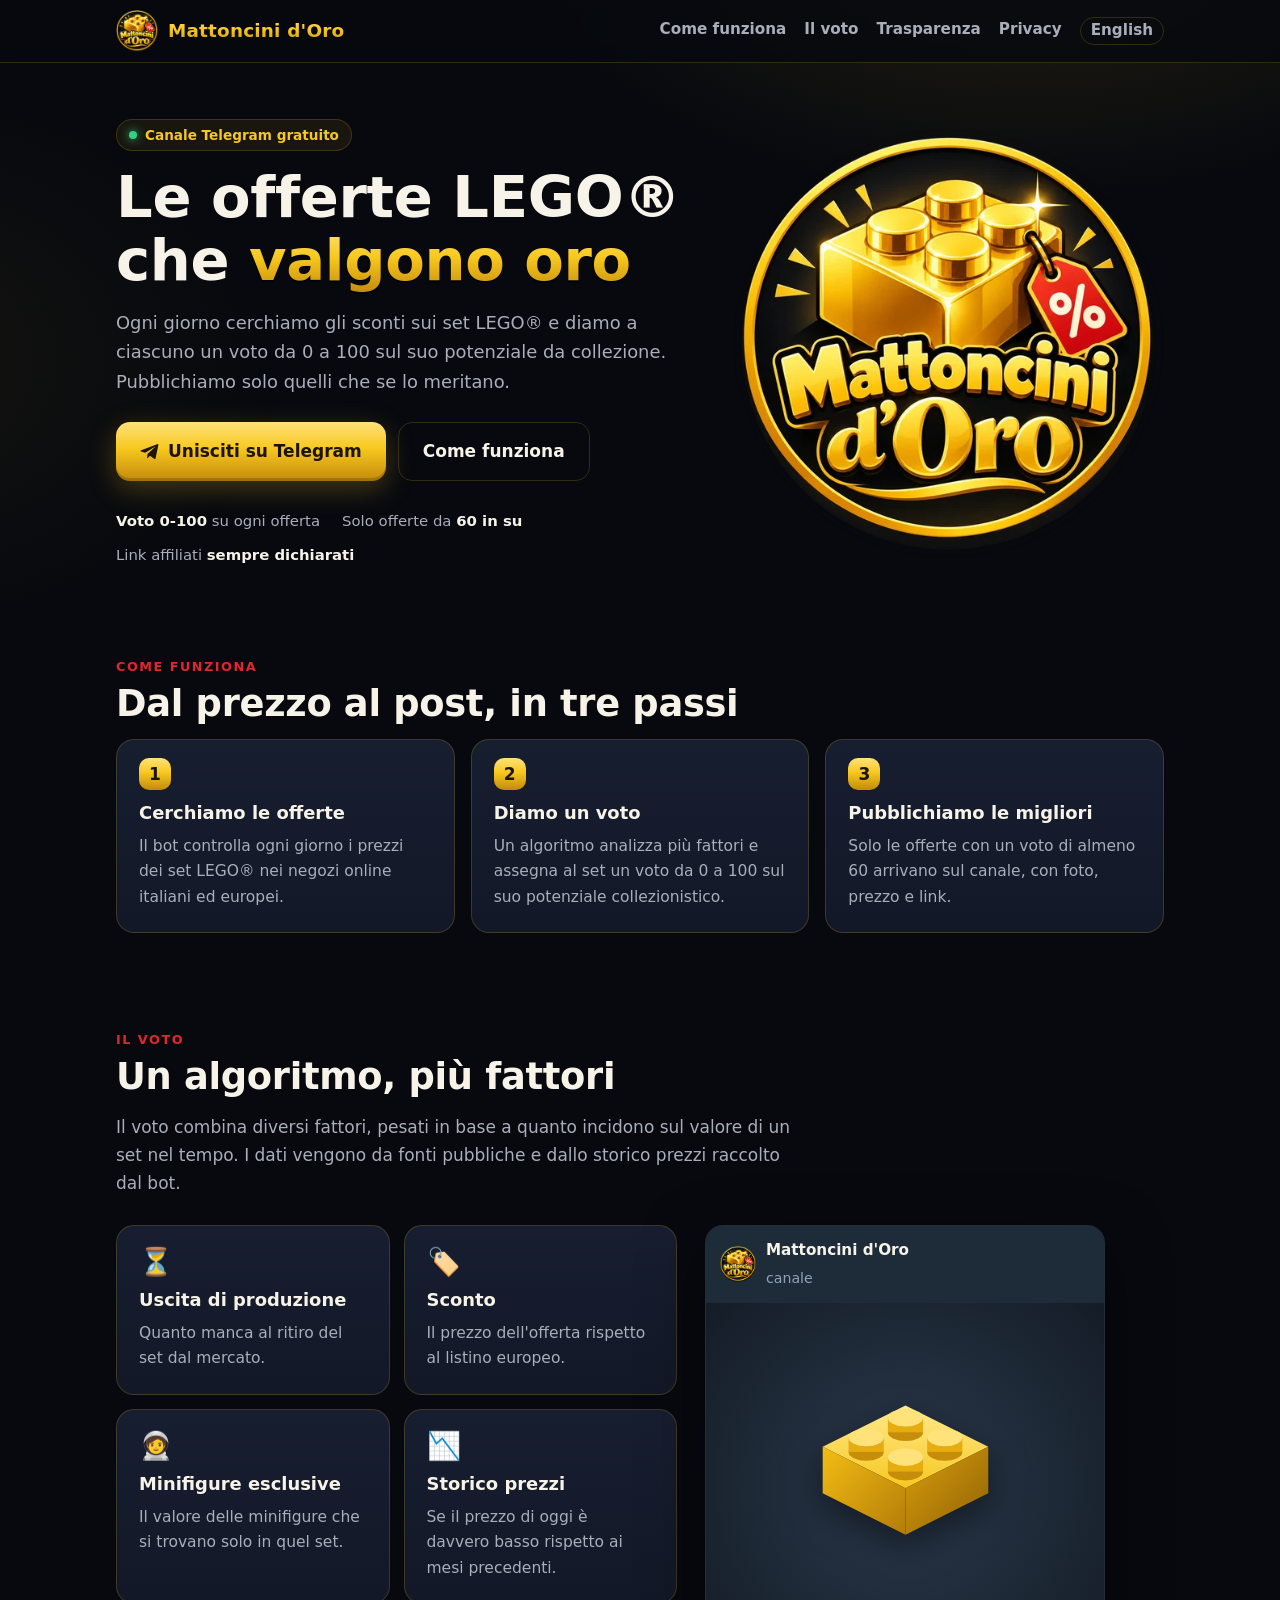
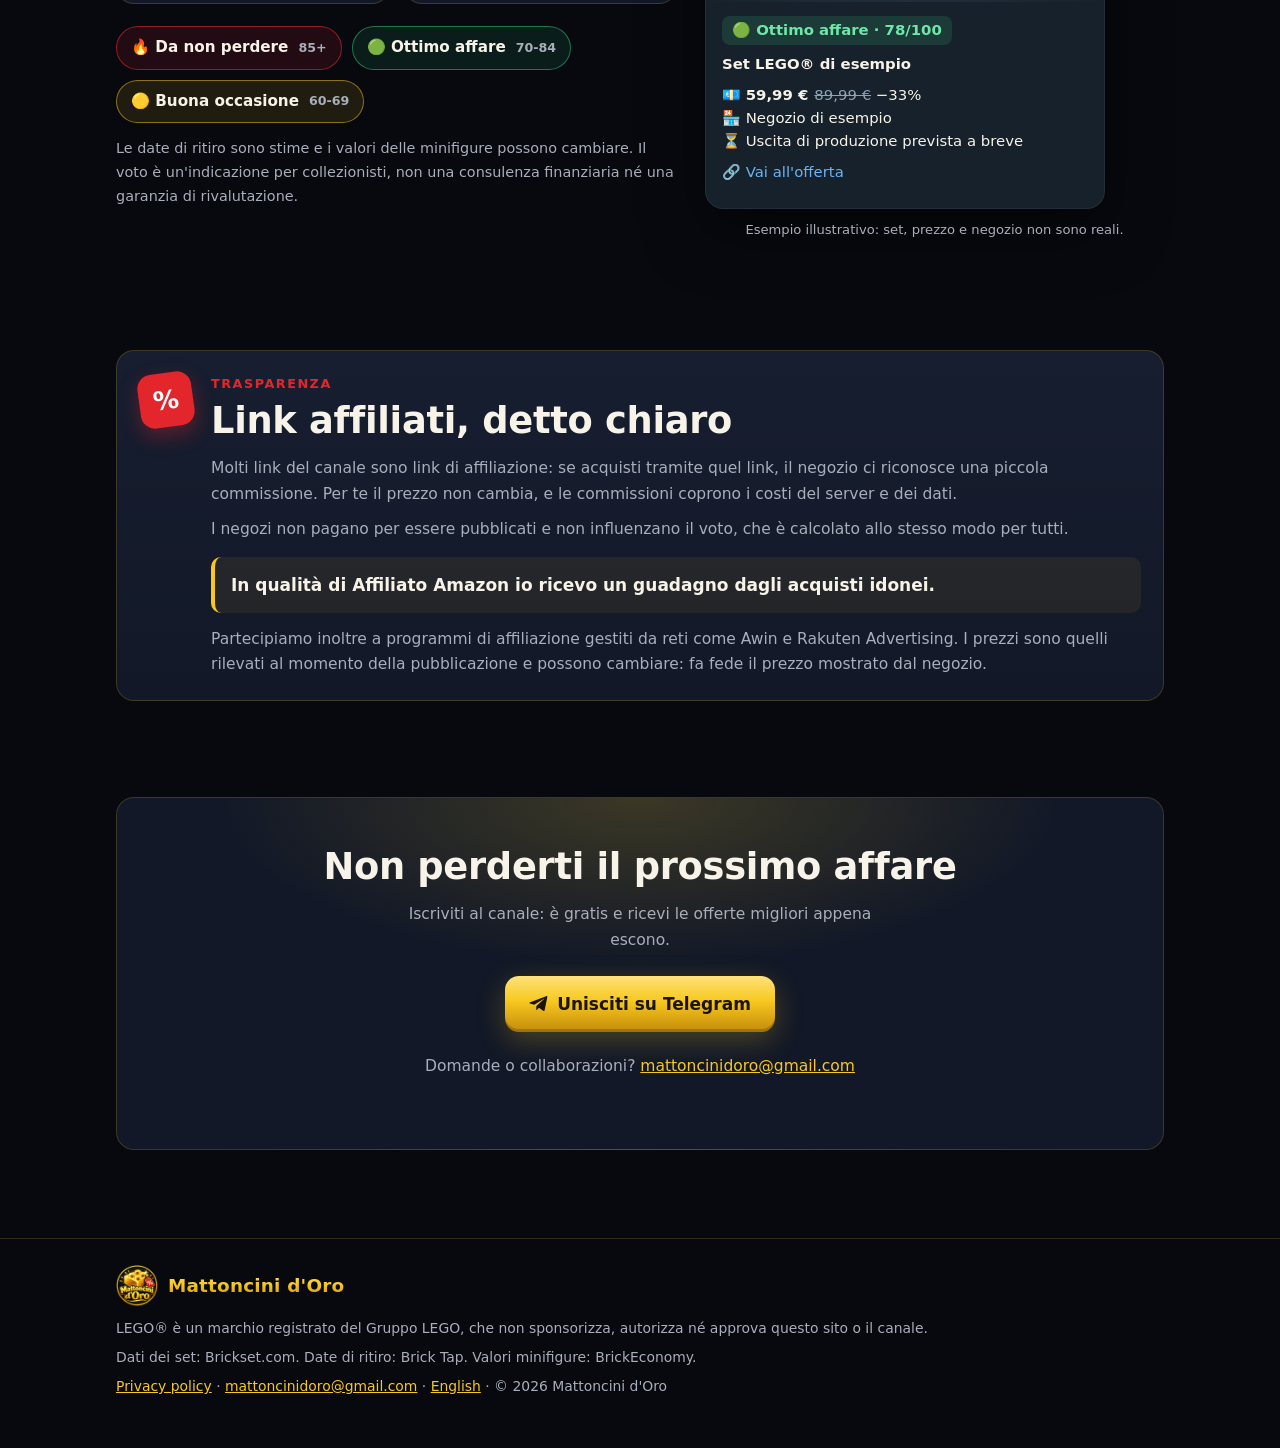
<file: index.html>
<!doctype html>
<html lang="it">
<head>
<meta charset="utf-8">
<meta name="viewport" content="width=device-width,initial-scale=1">
<title>Mattoncini d'Oro – Offerte LEGO® con il voto da collezionista</title>
<meta name="description" content="Canale Telegram gratuito con offerte LEGO® selezionate e un voto da 0 a 100 sul potenziale collezionistico di ogni set.">
<meta name="theme-color" content="#07090f">
<meta property="og:title" content="Mattoncini d'Oro – Offerte LEGO® con il voto da collezionista">
<meta property="og:description" content="Canale Telegram gratuito con offerte LEGO® selezionate e un voto da 0 a 100 sul potenziale collezionistico di ogni set.">
<meta property="og:image" content="logo-og.jpg">
<link rel="alternate" hreflang="it" href="index.html">
<link rel="alternate" hreflang="en" href="en/index.html">
<link rel="stylesheet" href="style.css">
<link rel="icon" type="image/png" href="favicon.png">
</head>
<body>
<header><div class="wrap">
  <a class="brand" href="index.html"><img src="logo-96.png" alt="" width="42" height="42"><span>Mattoncini d'Oro</span></a>
  <nav>
    <a href="#come">Come funziona</a>
    <a href="#voto">Il voto</a>
    <a href="#affiliazioni">Trasparenza</a>
    <a href="privacy.html">Privacy</a>
    <a class="lang" href="en/index.html" lang="en" hreflang="en">English</a>
  </nav>
</div></header>

<main class="wrap">
  <div class="hero">
    <div>
      <span class="pill">Canale Telegram gratuito</span>
      <h1>Le offerte LEGO® che <span class="gold">valgono oro</span></h1>
      <p>Ogni giorno cerchiamo gli sconti sui set LEGO® e diamo a ciascuno un voto da 0 a 100 sul suo potenziale da collezione. Pubblichiamo solo quelli che se lo meritano.</p>
      <div class="cta">
        <a class="btn" href="https://t.me/mattoncinidoro"><svg viewBox="0 0 24 24" fill="currentColor" aria-hidden="true"><path d="M21.9 4.3 18.7 19.4c-.2 1-.9 1.3-1.8.8l-4.9-3.6-2.4 2.3c-.3.3-.5.5-1 .5l.3-5 9.2-8.3c.4-.4-.1-.6-.6-.2L6.2 13 1.3 11.5c-1-.3-1-1 .2-1.5L20.6 2.6c.9-.3 1.6.2 1.3 1.7z"/></svg>Unisciti su Telegram</a>
        <a class="btn ghost" href="#come">Come funziona</a>
      </div>
      <div class="facts">
      <span><b>Voto 0-100</b> su ogni offerta</span>
      <span>Solo offerte da <b>60 in su</b></span>
      <span>Link affiliati <b>sempre dichiarati</b></span>
      </div>
    </div>
    <div class="logo-big"><img src="logo.webp" alt="Mattoncini d'Oro" width="520" height="520"></div>
  </div>

  <section id="come">
    <span class="kicker">Come funziona</span>
    <h2>Dal prezzo al post, in tre passi</h2>
    <div class="steps">
      <div class="card"><h3>Cerchiamo le offerte</h3><p>Il bot controlla ogni giorno i prezzi dei set LEGO® nei negozi online italiani ed europei.</p></div>
      <div class="card"><h3>Diamo un voto</h3><p>Un algoritmo analizza più fattori e assegna al set un voto da 0 a 100 sul suo potenziale collezionistico.</p></div>
      <div class="card"><h3>Pubblichiamo le migliori</h3><p>Solo le offerte con un voto di almeno 60 arrivano sul canale, con foto, prezzo e link.</p></div>
    </div>
  </section>

  <section id="voto">
    <span class="kicker">Il voto</span>
    <h2>Un algoritmo, più fattori</h2>
    <p class="lead">Il voto combina diversi fattori, pesati in base a quanto incidono sul valore di un set nel tempo. I dati vengono da fonti pubbliche e dallo storico prezzi raccolto dal bot.</p>
    <div class="score">
      <div>
        <div class="factors">
        <div class="card"><div class="ico">⏳</div><h3>Uscita di produzione</h3><p>Quanto manca al ritiro del set dal mercato.</p></div>
        <div class="card"><div class="ico">🏷️</div><h3>Sconto</h3><p>Il prezzo dell'offerta rispetto al listino europeo.</p></div>
        <div class="card"><div class="ico">🧑‍🚀</div><h3>Minifigure esclusive</h3><p>Il valore delle minifigure che si trovano solo in quel set.</p></div>
        <div class="card"><div class="ico">📉</div><h3>Storico prezzi</h3><p>Se il prezzo di oggi è davvero basso rispetto ai mesi precedenti.</p></div>
        </div>
        <div class="bands">
        <div class="band b85">🔥 Da non perdere <small>85+</small></div>
        <div class="band b70">🟢 Ottimo affare <small>70-84</small></div>
        <div class="band b60">🟡 Buona occasione <small>60-69</small></div>
        </div>
        <p class="note">Le date di ritiro sono stime e i valori delle minifigure possono cambiare. Il voto è un'indicazione per collezionisti, non una consulenza finanziaria né una garanzia di rivalutazione.</p>
      </div>
      <div>
        <div class="post" aria-label="Esempio illustrativo: set, prezzo e negozio non sono reali.">
          <div class="post-head"><img src="logo-96.png" alt=""><div><b>Mattoncini d'Oro</b><small>canale</small></div></div>
          <div class="post-img"><svg viewBox="0 0 200 170" aria-hidden="true">
<defs><linearGradient id="gt" x1="0" y1="0" x2="0" y2="1"><stop offset="0" stop-color="#ffe98f"/><stop offset="1" stop-color="#f7c81e"/></linearGradient>
<linearGradient id="gl" x1="0" y1="0" x2="1" y2="1"><stop offset="0" stop-color="#f3bd14"/><stop offset="1" stop-color="#b37c08"/></linearGradient>
<linearGradient id="gr" x1="0" y1="0" x2="1" y2="1"><stop offset="0" stop-color="#d99e0c"/><stop offset="1" stop-color="#8f6205"/></linearGradient></defs>
<path d="M100 40 180 80 100 120 20 80z" fill="url(#gt)"/><path d="M20 80 100 120v45L20 125z" fill="url(#gl)"/><path d="M180 80 100 120v45l80-40z" fill="url(#gr)"/>
<g><ellipse cx="100" cy="66" rx="17" ry="8.5" fill="#c68d0a"/><rect x="83" y="52" width="34" height="14" fill="#e6ac10"/><ellipse cx="100" cy="52" rx="17" ry="8.5" fill="#ffe27a"/></g>
<g><ellipse cx="62" cy="85" rx="17" ry="8.5" fill="#c68d0a"/><rect x="45" y="71" width="34" height="14" fill="#e6ac10"/><ellipse cx="62" cy="71" rx="17" ry="8.5" fill="#ffe27a"/></g>
<g><ellipse cx="138" cy="85" rx="17" ry="8.5" fill="#c68d0a"/><rect x="121" y="71" width="34" height="14" fill="#e6ac10"/><ellipse cx="138" cy="71" rx="17" ry="8.5" fill="#ffe27a"/></g>
<g><ellipse cx="100" cy="104" rx="17" ry="8.5" fill="#c68d0a"/><rect x="83" y="90" width="34" height="14" fill="#e6ac10"/><ellipse cx="100" cy="90" rx="17" ry="8.5" fill="#ffe27a"/></g>
</svg></div>
          <div class="post-body">
            <p><span class="post-score">🟢 Ottimo affare · 78/100</span></p>
            <p><b>Set LEGO® di esempio</b></p>
            <p>💶 <b>59,99 €</b><span class="old">89,99 €</span> −33%<br>🏪 Negozio di esempio<br>⏳ Uscita di produzione prevista a breve</p>
            <p class="post-link">🔗 Vai all'offerta</p>
          </div>
        </div>
        <p class="post-cap">Esempio illustrativo: set, prezzo e negozio non sono reali.</p>
      </div>
    </div>
  </section>

  <section id="affiliazioni">
    <div class="card disclosure">
      <div class="tag">%</div>
      <div>
        <span class="kicker">Trasparenza</span>
        <h2>Link affiliati, detto chiaro</h2>
        <p>Molti link del canale sono link di affiliazione: se acquisti tramite quel link, il negozio ci riconosce una piccola commissione. Per te il prezzo non cambia, e le commissioni coprono i costi del server e dei dati.</p>
        <p style="margin-top:10px">I negozi non pagano per essere pubblicati e non influenzano il voto, che è calcolato allo stesso modo per tutti.</p>
        <div class="amazon">In qualità di Affiliato Amazon io ricevo un guadagno dagli acquisti idonei.</div>
        <p>Partecipiamo inoltre a programmi di affiliazione gestiti da reti come Awin e Rakuten Advertising. I prezzi sono quelli rilevati al momento della pubblicazione e possono cambiare: fa fede il prezzo mostrato dal negozio.</p>
      </div>
    </div>
  </section>

  <section>
    <div class="card final">
      <h2>Non perderti il prossimo affare</h2>
      <p class="note">Iscriviti al canale: è gratis e ricevi le offerte migliori appena escono.</p>
      <a class="btn" href="https://t.me/mattoncinidoro"><svg viewBox="0 0 24 24" fill="currentColor" aria-hidden="true"><path d="M21.9 4.3 18.7 19.4c-.2 1-.9 1.3-1.8.8l-4.9-3.6-2.4 2.3c-.3.3-.5.5-1 .5l.3-5 9.2-8.3c.4-.4-.1-.6-.6-.2L6.2 13 1.3 11.5c-1-.3-1-1 .2-1.5L20.6 2.6c.9-.3 1.6.2 1.3 1.7z"/></svg>Unisciti su Telegram</a>
      <p class="note" style="margin-top:22px">Domande o collaborazioni? <a href="mailto:mattoncinidoro@gmail.com">mattoncinidoro@gmail.com</a></p>
    </div>
  </section>
</main>

<footer><div class="wrap">
  <a class="brand" href="index.html"><img src="logo-96.png" alt="" width="42" height="42"><span>Mattoncini d'Oro</span></a>
  <p>LEGO® è un marchio registrato del Gruppo LEGO, che non sponsorizza, autorizza né approva questo sito o il canale.</p>
  <p>Dati dei set: Brickset.com. Date di ritiro: Brick Tap. Valori minifigure: BrickEconomy.</p>
  <p><a href="privacy.html">Privacy policy</a> · <a href="mailto:mattoncinidoro@gmail.com">mattoncinidoro@gmail.com</a> · <a href="en/index.html" lang="en">English</a> · © 2026 Mattoncini d'Oro</p>
</div></footer>
</body>
</html>
</file>
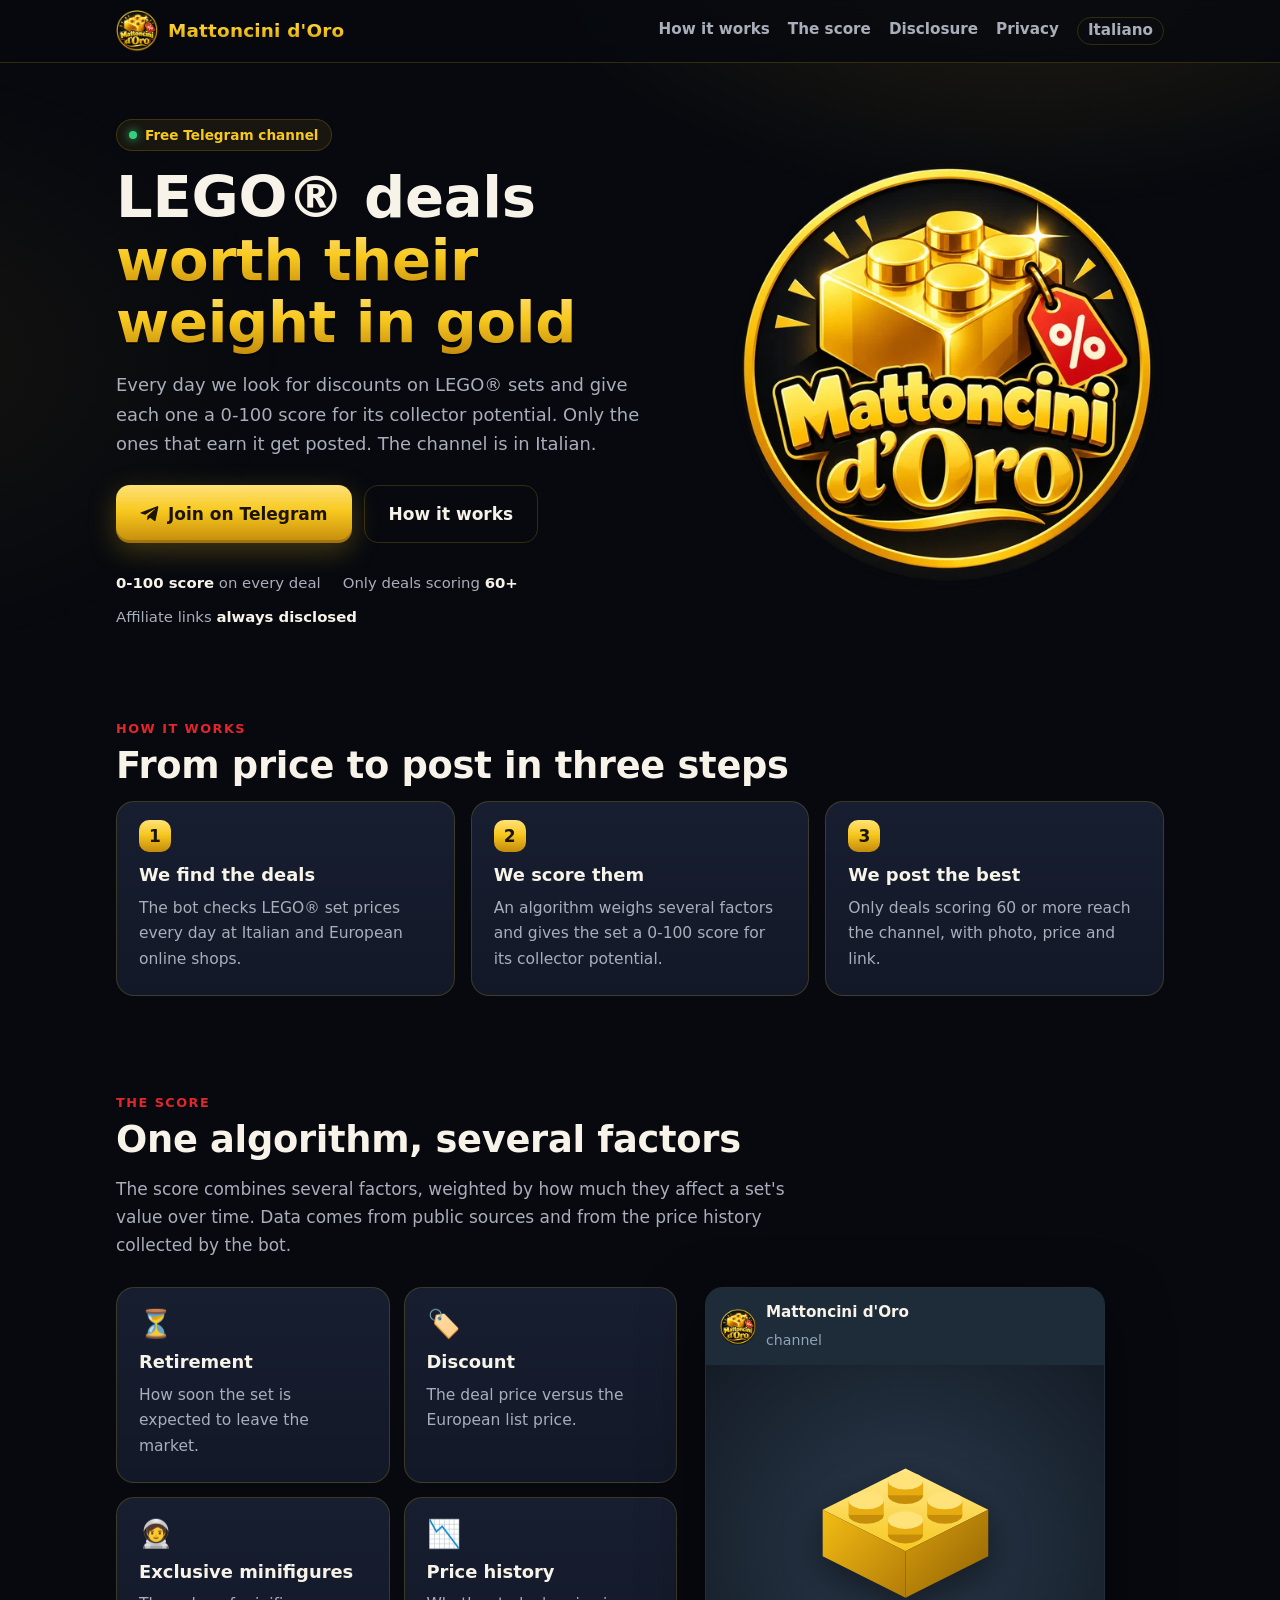
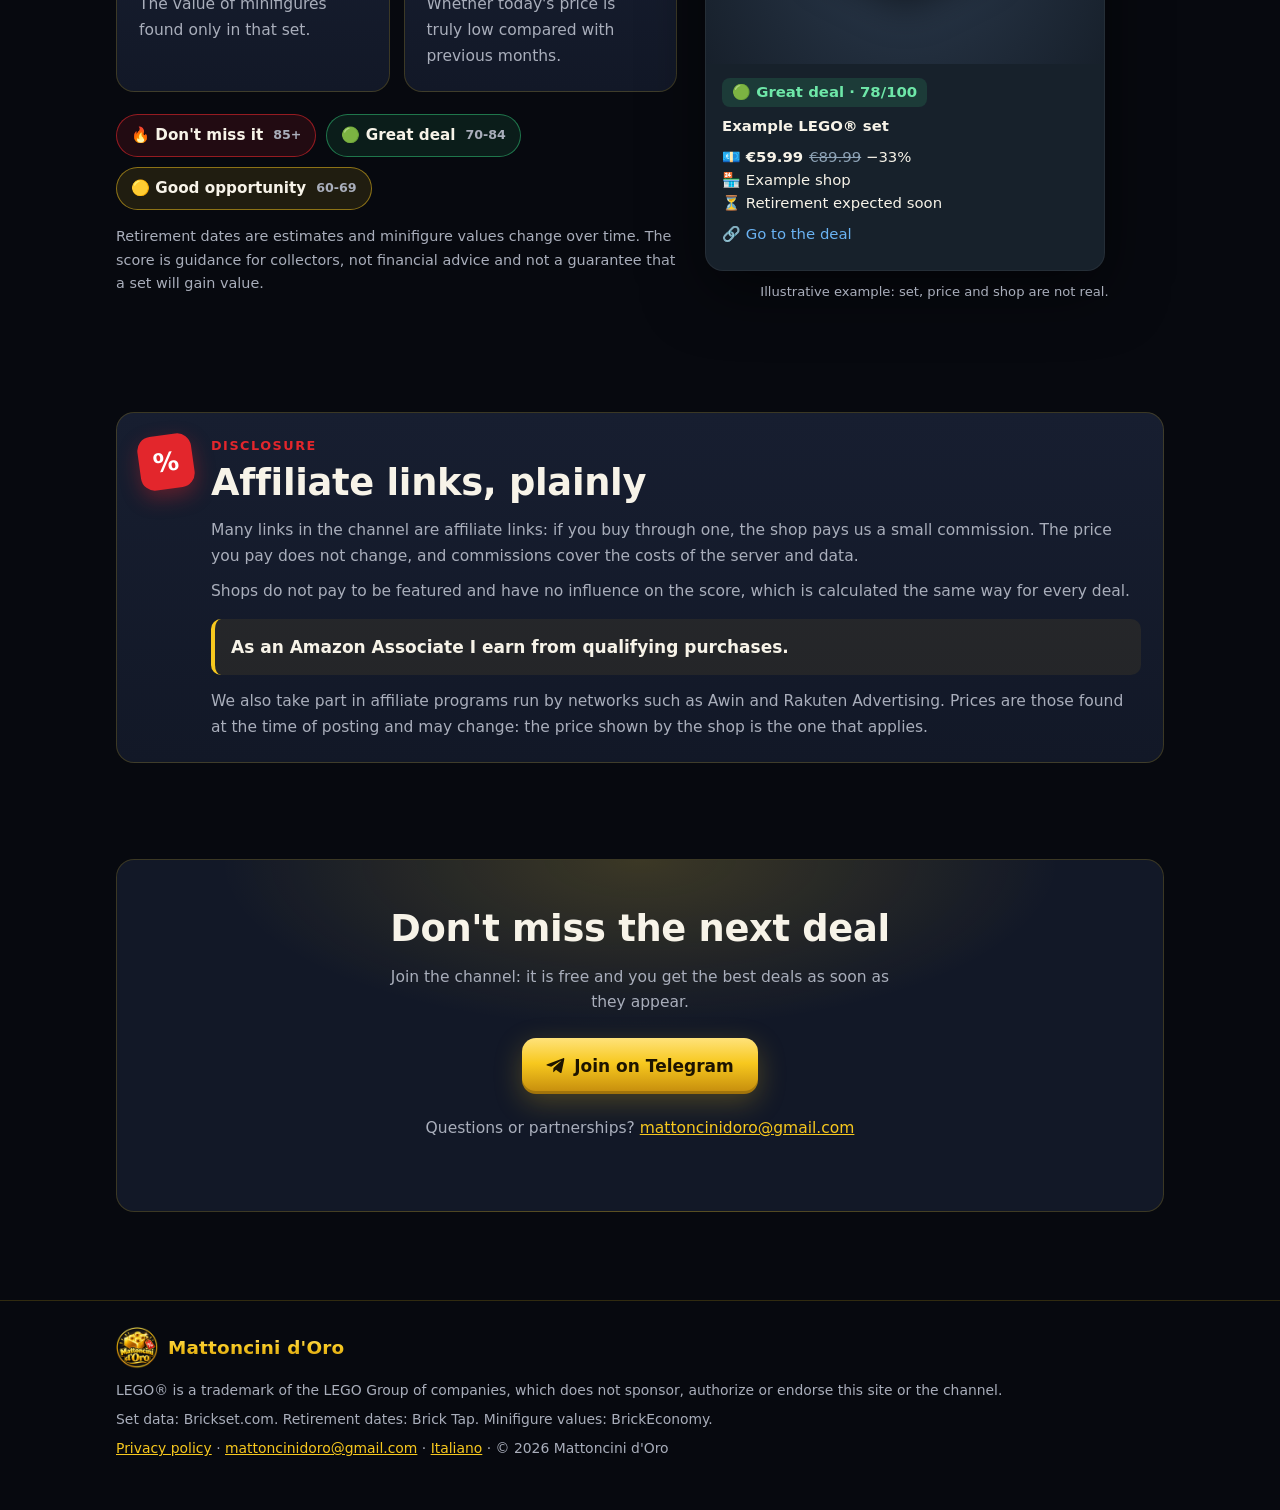
<file: en/index.html>
<!doctype html>
<html lang="en">
<head>
<meta charset="utf-8">
<meta name="viewport" content="width=device-width,initial-scale=1">
<title>Mattoncini d'Oro – LEGO® deals with a collector's score</title>
<meta name="description" content="Free Telegram channel with selected LEGO® deals and a 0-100 score for each set's collector potential.">
<meta name="theme-color" content="#07090f">
<meta property="og:title" content="Mattoncini d'Oro – LEGO® deals with a collector's score">
<meta property="og:description" content="Free Telegram channel with selected LEGO® deals and a 0-100 score for each set's collector potential.">
<meta property="og:image" content="../logo-og.jpg">
<link rel="alternate" hreflang="en" href="index.html">
<link rel="alternate" hreflang="it" href="../index.html">
<link rel="stylesheet" href="../style.css">
<link rel="icon" type="image/png" href="../favicon.png">
</head>
<body>
<header><div class="wrap">
  <a class="brand" href="index.html"><img src="../logo-96.png" alt="" width="42" height="42"><span>Mattoncini d'Oro</span></a>
  <nav>
    <a href="#how">How it works</a>
    <a href="#score">The score</a>
    <a href="#affiliates">Disclosure</a>
    <a href="privacy.html">Privacy</a>
    <a class="lang" href="../index.html" lang="it" hreflang="it">Italiano</a>
  </nav>
</div></header>

<main class="wrap">
  <div class="hero">
    <div>
      <span class="pill">Free Telegram channel</span>
      <h1>LEGO® deals <span class="gold">worth their weight in gold</span></h1>
      <p>Every day we look for discounts on LEGO® sets and give each one a 0-100 score for its collector potential. Only the ones that earn it get posted. The channel is in Italian.</p>
      <div class="cta">
        <a class="btn" href="https://t.me/mattoncinidoro"><svg viewBox="0 0 24 24" fill="currentColor" aria-hidden="true"><path d="M21.9 4.3 18.7 19.4c-.2 1-.9 1.3-1.8.8l-4.9-3.6-2.4 2.3c-.3.3-.5.5-1 .5l.3-5 9.2-8.3c.4-.4-.1-.6-.6-.2L6.2 13 1.3 11.5c-1-.3-1-1 .2-1.5L20.6 2.6c.9-.3 1.6.2 1.3 1.7z"/></svg>Join on Telegram</a>
        <a class="btn ghost" href="#how">How it works</a>
      </div>
      <div class="facts">
      <span><b>0-100 score</b> on every deal</span>
      <span>Only deals scoring <b>60+</b></span>
      <span>Affiliate links <b>always disclosed</b></span>
      </div>
    </div>
    <div class="logo-big"><img src="../logo.webp" alt="Mattoncini d'Oro" width="520" height="520"></div>
  </div>

  <section id="how">
    <span class="kicker">How it works</span>
    <h2>From price to post in three steps</h2>
    <div class="steps">
      <div class="card"><h3>We find the deals</h3><p>The bot checks LEGO® set prices every day at Italian and European online shops.</p></div>
      <div class="card"><h3>We score them</h3><p>An algorithm weighs several factors and gives the set a 0-100 score for its collector potential.</p></div>
      <div class="card"><h3>We post the best</h3><p>Only deals scoring 60 or more reach the channel, with photo, price and link.</p></div>
    </div>
  </section>

  <section id="score">
    <span class="kicker">The score</span>
    <h2>One algorithm, several factors</h2>
    <p class="lead">The score combines several factors, weighted by how much they affect a set's value over time. Data comes from public sources and from the price history collected by the bot.</p>
    <div class="score">
      <div>
        <div class="factors">
        <div class="card"><div class="ico">⏳</div><h3>Retirement</h3><p>How soon the set is expected to leave the market.</p></div>
        <div class="card"><div class="ico">🏷️</div><h3>Discount</h3><p>The deal price versus the European list price.</p></div>
        <div class="card"><div class="ico">🧑‍🚀</div><h3>Exclusive minifigures</h3><p>The value of minifigures found only in that set.</p></div>
        <div class="card"><div class="ico">📉</div><h3>Price history</h3><p>Whether today's price is truly low compared with previous months.</p></div>
        </div>
        <div class="bands">
        <div class="band b85">🔥 Don't miss it <small>85+</small></div>
        <div class="band b70">🟢 Great deal <small>70-84</small></div>
        <div class="band b60">🟡 Good opportunity <small>60-69</small></div>
        </div>
        <p class="note">Retirement dates are estimates and minifigure values change over time. The score is guidance for collectors, not financial advice and not a guarantee that a set will gain value.</p>
      </div>
      <div>
        <div class="post" aria-label="Illustrative example: set, price and shop are not real.">
          <div class="post-head"><img src="../logo-96.png" alt=""><div><b>Mattoncini d'Oro</b><small>channel</small></div></div>
          <div class="post-img"><svg viewBox="0 0 200 170" aria-hidden="true">
<defs><linearGradient id="gt" x1="0" y1="0" x2="0" y2="1"><stop offset="0" stop-color="#ffe98f"/><stop offset="1" stop-color="#f7c81e"/></linearGradient>
<linearGradient id="gl" x1="0" y1="0" x2="1" y2="1"><stop offset="0" stop-color="#f3bd14"/><stop offset="1" stop-color="#b37c08"/></linearGradient>
<linearGradient id="gr" x1="0" y1="0" x2="1" y2="1"><stop offset="0" stop-color="#d99e0c"/><stop offset="1" stop-color="#8f6205"/></linearGradient></defs>
<path d="M100 40 180 80 100 120 20 80z" fill="url(#gt)"/><path d="M20 80 100 120v45L20 125z" fill="url(#gl)"/><path d="M180 80 100 120v45l80-40z" fill="url(#gr)"/>
<g><ellipse cx="100" cy="66" rx="17" ry="8.5" fill="#c68d0a"/><rect x="83" y="52" width="34" height="14" fill="#e6ac10"/><ellipse cx="100" cy="52" rx="17" ry="8.5" fill="#ffe27a"/></g>
<g><ellipse cx="62" cy="85" rx="17" ry="8.5" fill="#c68d0a"/><rect x="45" y="71" width="34" height="14" fill="#e6ac10"/><ellipse cx="62" cy="71" rx="17" ry="8.5" fill="#ffe27a"/></g>
<g><ellipse cx="138" cy="85" rx="17" ry="8.5" fill="#c68d0a"/><rect x="121" y="71" width="34" height="14" fill="#e6ac10"/><ellipse cx="138" cy="71" rx="17" ry="8.5" fill="#ffe27a"/></g>
<g><ellipse cx="100" cy="104" rx="17" ry="8.5" fill="#c68d0a"/><rect x="83" y="90" width="34" height="14" fill="#e6ac10"/><ellipse cx="100" cy="90" rx="17" ry="8.5" fill="#ffe27a"/></g>
</svg></div>
          <div class="post-body">
            <p><span class="post-score">🟢 Great deal · 78/100</span></p>
            <p><b>Example LEGO® set</b></p>
            <p>💶 <b>€59.99</b><span class="old">€89.99</span> −33%<br>🏪 Example shop<br>⏳ Retirement expected soon</p>
            <p class="post-link">🔗 Go to the deal</p>
          </div>
        </div>
        <p class="post-cap">Illustrative example: set, price and shop are not real.</p>
      </div>
    </div>
  </section>

  <section id="affiliates">
    <div class="card disclosure">
      <div class="tag">%</div>
      <div>
        <span class="kicker">Disclosure</span>
        <h2>Affiliate links, plainly</h2>
        <p>Many links in the channel are affiliate links: if you buy through one, the shop pays us a small commission. The price you pay does not change, and commissions cover the costs of the server and data.</p>
        <p style="margin-top:10px">Shops do not pay to be featured and have no influence on the score, which is calculated the same way for every deal.</p>
        <div class="amazon">As an Amazon Associate I earn from qualifying purchases.</div>
        <p>We also take part in affiliate programs run by networks such as Awin and Rakuten Advertising. Prices are those found at the time of posting and may change: the price shown by the shop is the one that applies.</p>
      </div>
    </div>
  </section>

  <section>
    <div class="card final">
      <h2>Don't miss the next deal</h2>
      <p class="note">Join the channel: it is free and you get the best deals as soon as they appear.</p>
      <a class="btn" href="https://t.me/mattoncinidoro"><svg viewBox="0 0 24 24" fill="currentColor" aria-hidden="true"><path d="M21.9 4.3 18.7 19.4c-.2 1-.9 1.3-1.8.8l-4.9-3.6-2.4 2.3c-.3.3-.5.5-1 .5l.3-5 9.2-8.3c.4-.4-.1-.6-.6-.2L6.2 13 1.3 11.5c-1-.3-1-1 .2-1.5L20.6 2.6c.9-.3 1.6.2 1.3 1.7z"/></svg>Join on Telegram</a>
      <p class="note" style="margin-top:22px">Questions or partnerships? <a href="mailto:mattoncinidoro@gmail.com">mattoncinidoro@gmail.com</a></p>
    </div>
  </section>
</main>

<footer><div class="wrap">
  <a class="brand" href="index.html"><img src="../logo-96.png" alt="" width="42" height="42"><span>Mattoncini d'Oro</span></a>
  <p>LEGO® is a trademark of the LEGO Group of companies, which does not sponsor, authorize or endorse this site or the channel.</p>
  <p>Set data: Brickset.com. Retirement dates: Brick Tap. Minifigure values: BrickEconomy.</p>
  <p><a href="privacy.html">Privacy policy</a> · <a href="mailto:mattoncinidoro@gmail.com">mattoncinidoro@gmail.com</a> · <a href="../index.html" lang="it">Italiano</a> · © 2026 Mattoncini d'Oro</p>
</div></footer>
</body>
</html>
</file>
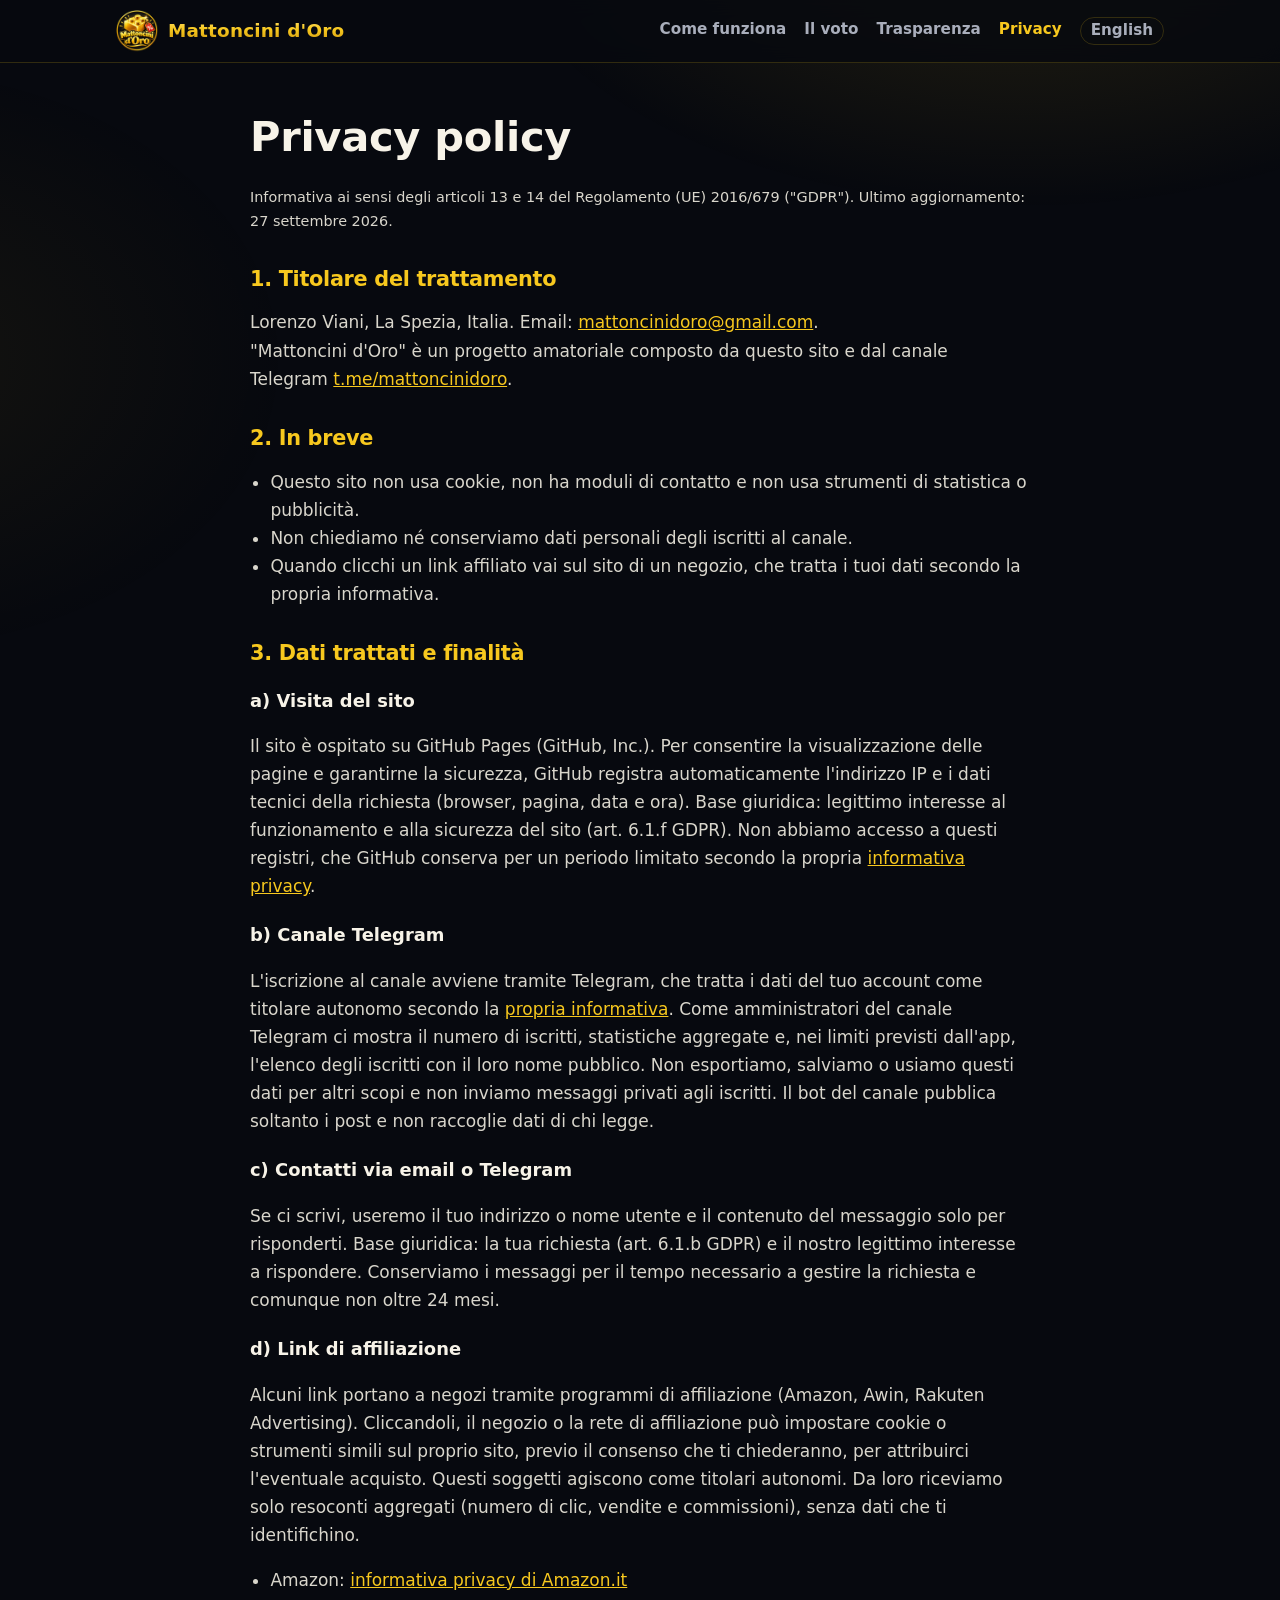
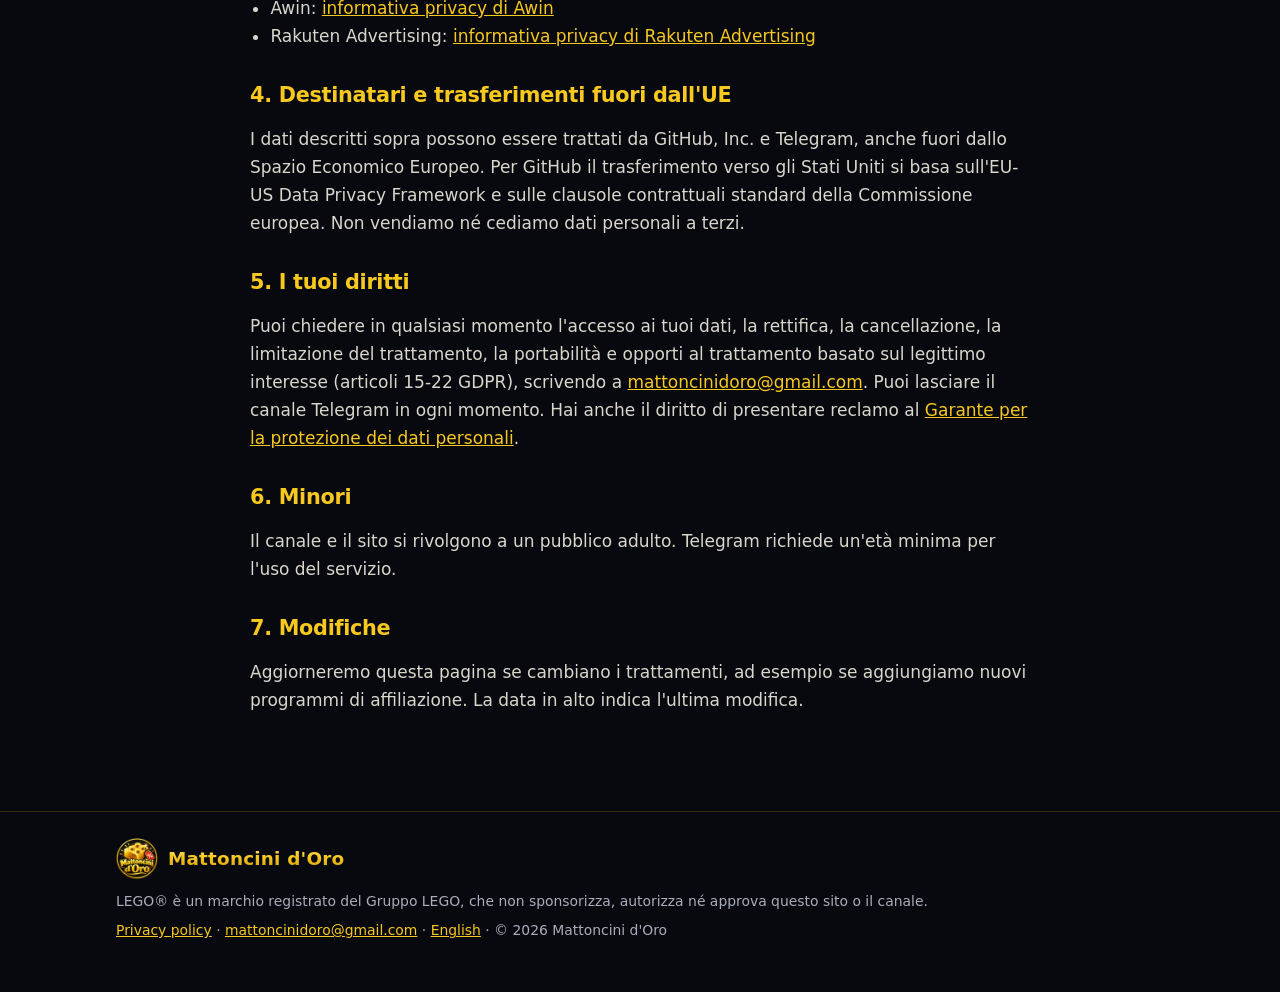
<file: privacy.html>
<!doctype html>
<html lang="it">
<head>
<meta charset="utf-8">
<meta name="viewport" content="width=device-width,initial-scale=1">
<title>Privacy policy – Mattoncini d'Oro</title>
<meta name="description" content="Informativa sul trattamento dei dati personali del sito e del canale Telegram Mattoncini d'Oro.">
<meta name="theme-color" content="#07090f">
<meta property="og:title" content="Privacy policy – Mattoncini d'Oro">
<meta property="og:description" content="Informativa sul trattamento dei dati personali del sito e del canale Telegram Mattoncini d'Oro.">
<meta property="og:image" content="logo-og.jpg">
<link rel="alternate" hreflang="it" href="privacy.html">
<link rel="alternate" hreflang="en" href="en/privacy.html">
<link rel="stylesheet" href="style.css">
<link rel="icon" type="image/png" href="favicon.png">
</head>
<body>
<header><div class="wrap">
  <a class="brand" href="index.html"><img src="logo-96.png" alt="" width="42" height="42"><span>Mattoncini d'Oro</span></a>
  <nav>
    <a href="index.html#come">Come funziona</a>
    <a href="index.html#voto">Il voto</a>
    <a href="index.html#affiliazioni">Trasparenza</a>
    <a href="privacy.html" aria-current="page">Privacy</a>
    <a class="lang" href="en/privacy.html" lang="en" hreflang="en">English</a>
  </nav>
</div></header>

<main class="wrap">
  <section class="legal">
    <h1>Privacy policy</h1>
    <p class="note">Informativa ai sensi degli articoli 13 e 14 del Regolamento (UE) 2016/679 ("GDPR"). Ultimo aggiornamento: 27 settembre 2026.</p>

    <h2>1. Titolare del trattamento</h2>
    <p>Lorenzo Viani, La Spezia, Italia. Email: <a href="mailto:mattoncinidoro@gmail.com">mattoncinidoro@gmail.com</a>.<br>
    "Mattoncini d'Oro" è un progetto amatoriale composto da questo sito e dal canale Telegram <a href="https://t.me/mattoncinidoro">t.me/mattoncinidoro</a>.</p>

    <h2>2. In breve</h2>
    <ul>
      <li>Questo sito non usa cookie, non ha moduli di contatto e non usa strumenti di statistica o pubblicità.</li>
      <li>Non chiediamo né conserviamo dati personali degli iscritti al canale.</li>
      <li>Quando clicchi un link affiliato vai sul sito di un negozio, che tratta i tuoi dati secondo la propria informativa.</li>
    </ul>

    <h2>3. Dati trattati e finalità</h2>
    <h3>a) Visita del sito</h3>
    <p>Il sito è ospitato su GitHub Pages (GitHub, Inc.). Per consentire la visualizzazione delle pagine e garantirne la sicurezza, GitHub registra automaticamente l'indirizzo IP e i dati tecnici della richiesta (browser, pagina, data e ora). Base giuridica: legittimo interesse al funzionamento e alla sicurezza del sito (art. 6.1.f GDPR). Non abbiamo accesso a questi registri, che GitHub conserva per un periodo limitato secondo la propria <a href="https://docs.github.com/it/site-policy/privacy-policies/github-general-privacy-statement">informativa privacy</a>.</p>

    <h3>b) Canale Telegram</h3>
    <p>L'iscrizione al canale avviene tramite Telegram, che tratta i dati del tuo account come titolare autonomo secondo la <a href="https://telegram.org/privacy">propria informativa</a>. Come amministratori del canale Telegram ci mostra il numero di iscritti, statistiche aggregate e, nei limiti previsti dall'app, l'elenco degli iscritti con il loro nome pubblico. Non esportiamo, salviamo o usiamo questi dati per altri scopi e non inviamo messaggi privati agli iscritti. Il bot del canale pubblica soltanto i post e non raccoglie dati di chi legge.</p>

    <h3>c) Contatti via email o Telegram</h3>
    <p>Se ci scrivi, useremo il tuo indirizzo o nome utente e il contenuto del messaggio solo per risponderti. Base giuridica: la tua richiesta (art. 6.1.b GDPR) e il nostro legittimo interesse a rispondere. Conserviamo i messaggi per il tempo necessario a gestire la richiesta e comunque non oltre 24 mesi.</p>

    <h3>d) Link di affiliazione</h3>
    <p>Alcuni link portano a negozi tramite programmi di affiliazione (Amazon, Awin, Rakuten Advertising). Cliccandoli, il negozio o la rete di affiliazione può impostare cookie o strumenti simili sul proprio sito, previo il consenso che ti chiederanno, per attribuirci l'eventuale acquisto. Questi soggetti agiscono come titolari autonomi. Da loro riceviamo solo resoconti aggregati (numero di clic, vendite e commissioni), senza dati che ti identifichino.</p>
    <ul>
      <li>Amazon: <a href="https://www.amazon.it/gp/help/customer/display.html?nodeId=201909010">informativa privacy di Amazon.it</a></li>
      <li>Awin: <a href="https://www.awin.com/it/privacy">informativa privacy di Awin</a></li>
      <li>Rakuten Advertising: <a href="https://rakutenadvertising.com/legal-notices/services-privacy-policy/">informativa privacy di Rakuten Advertising</a></li>
    </ul>

    <h2>4. Destinatari e trasferimenti fuori dall'UE</h2>
    <p>I dati descritti sopra possono essere trattati da GitHub, Inc. e Telegram, anche fuori dallo Spazio Economico Europeo. Per GitHub il trasferimento verso gli Stati Uniti si basa sull'EU-US Data Privacy Framework e sulle clausole contrattuali standard della Commissione europea. Non vendiamo né cediamo dati personali a terzi.</p>

    <h2>5. I tuoi diritti</h2>
    <p>Puoi chiedere in qualsiasi momento l'accesso ai tuoi dati, la rettifica, la cancellazione, la limitazione del trattamento, la portabilità e opporti al trattamento basato sul legittimo interesse (articoli 15-22 GDPR), scrivendo a <a href="mailto:mattoncinidoro@gmail.com">mattoncinidoro@gmail.com</a>. Puoi lasciare il canale Telegram in ogni momento. Hai anche il diritto di presentare reclamo al <a href="https://www.garanteprivacy.it">Garante per la protezione dei dati personali</a>.</p>

    <h2>6. Minori</h2>
    <p>Il canale e il sito si rivolgono a un pubblico adulto. Telegram richiede un'età minima per l'uso del servizio.</p>

    <h2>7. Modifiche</h2>
    <p>Aggiorneremo questa pagina se cambiano i trattamenti, ad esempio se aggiungiamo nuovi programmi di affiliazione. La data in alto indica l'ultima modifica.</p>
  </section>
</main>

<footer><div class="wrap">
  <a class="brand" href="index.html"><img src="logo-96.png" alt="" width="42" height="42"><span>Mattoncini d'Oro</span></a>
  <p>LEGO® è un marchio registrato del Gruppo LEGO, che non sponsorizza, autorizza né approva questo sito o il canale.</p>
  <p><a href="privacy.html">Privacy policy</a> · <a href="mailto:mattoncinidoro@gmail.com">mattoncinidoro@gmail.com</a> · <a href="en/privacy.html" lang="en">English</a> · © 2026 Mattoncini d'Oro</p>
</div></footer>
</body>
</html>
</file>
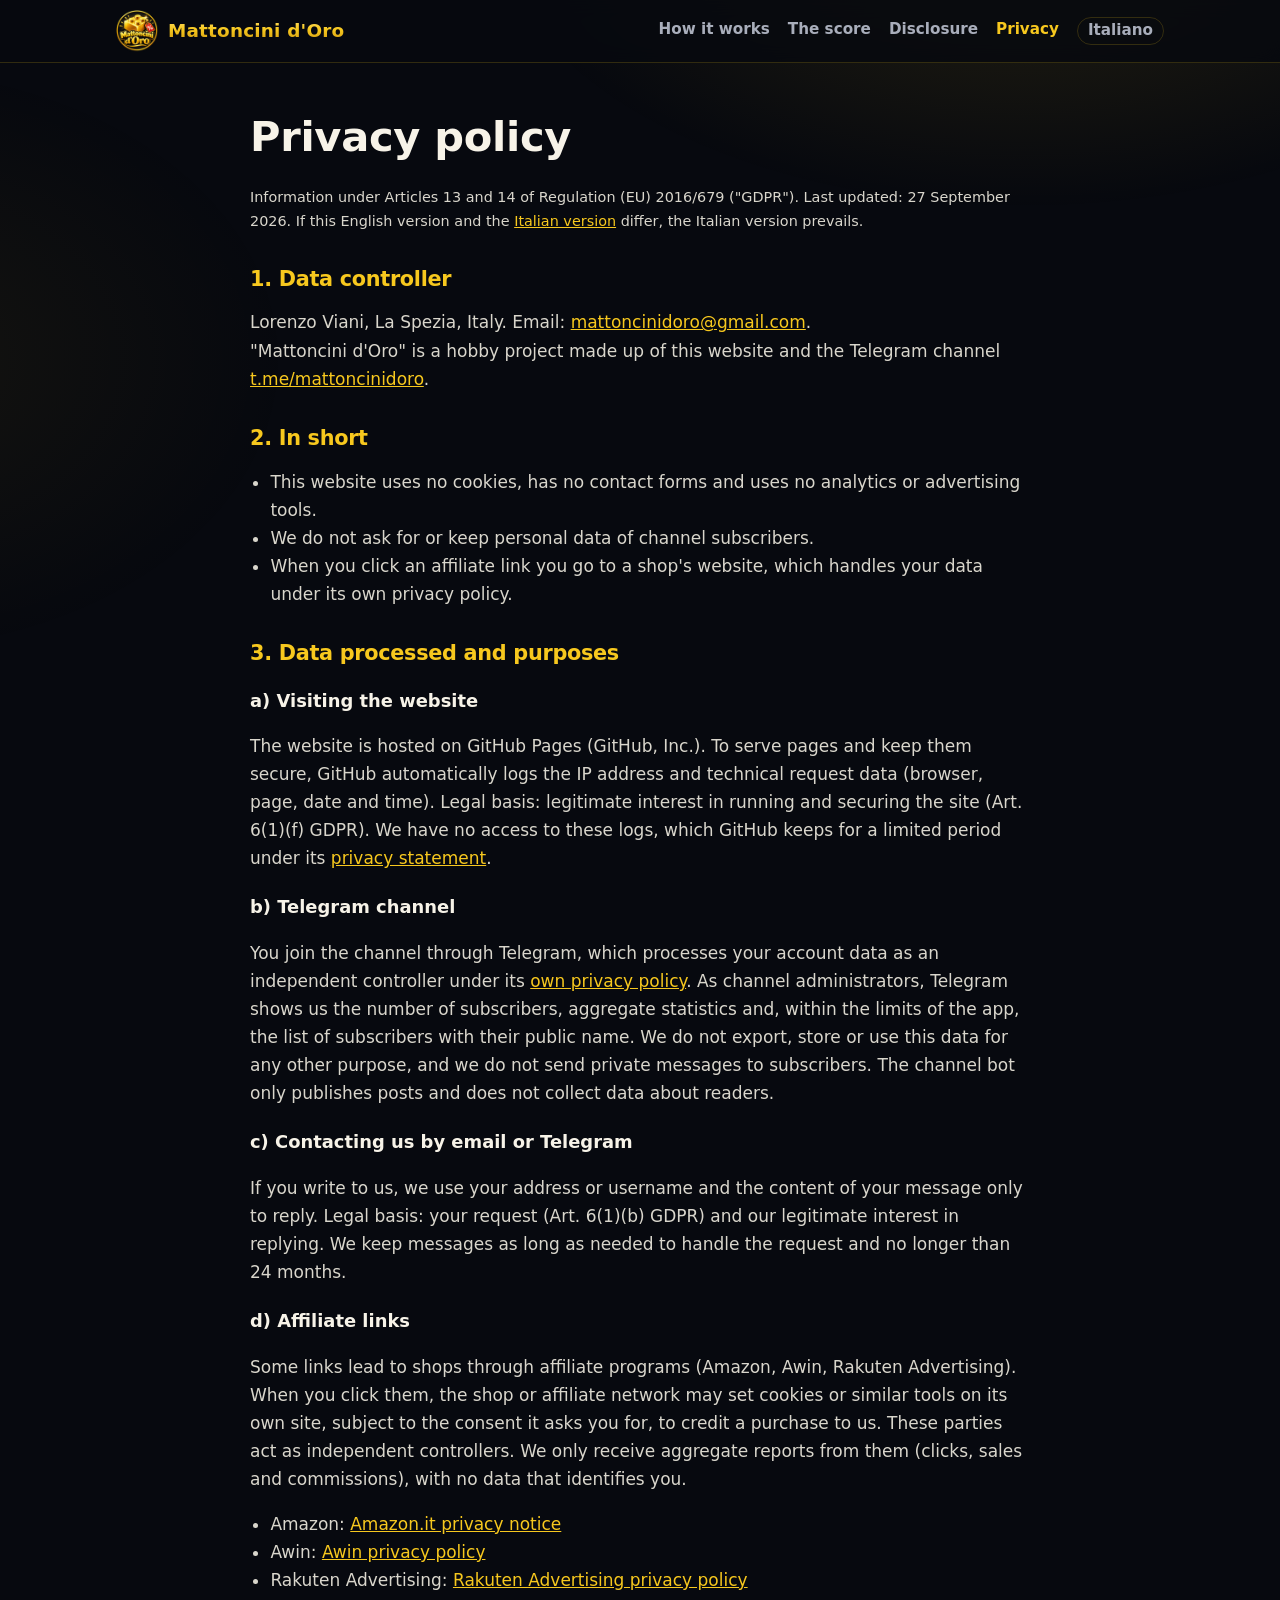
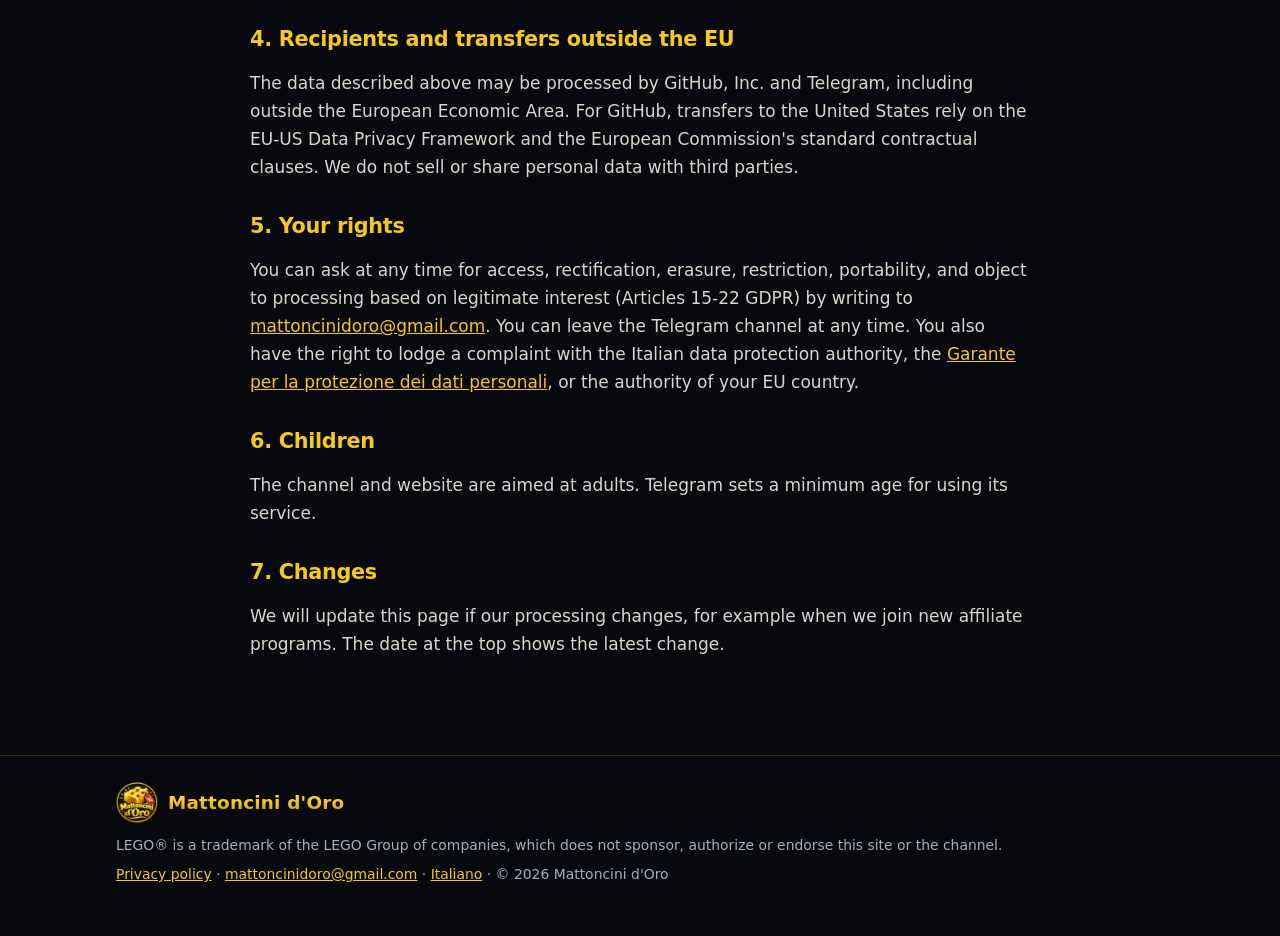
<file: en/privacy.html>
<!doctype html>
<html lang="en">
<head>
<meta charset="utf-8">
<meta name="viewport" content="width=device-width,initial-scale=1">
<title>Privacy policy – Mattoncini d'Oro</title>
<meta name="description" content="How the Mattoncini d'Oro website and Telegram channel handle personal data.">
<meta name="theme-color" content="#07090f">
<meta property="og:title" content="Privacy policy – Mattoncini d'Oro">
<meta property="og:description" content="How the Mattoncini d'Oro website and Telegram channel handle personal data.">
<meta property="og:image" content="../logo-og.jpg">
<link rel="alternate" hreflang="en" href="privacy.html">
<link rel="alternate" hreflang="it" href="../privacy.html">
<link rel="stylesheet" href="../style.css">
<link rel="icon" type="image/png" href="../favicon.png">
</head>
<body>
<header><div class="wrap">
  <a class="brand" href="index.html"><img src="../logo-96.png" alt="" width="42" height="42"><span>Mattoncini d'Oro</span></a>
  <nav>
    <a href="index.html#how">How it works</a>
    <a href="index.html#score">The score</a>
    <a href="index.html#affiliates">Disclosure</a>
    <a href="privacy.html" aria-current="page">Privacy</a>
    <a class="lang" href="../privacy.html" lang="it" hreflang="it">Italiano</a>
  </nav>
</div></header>

<main class="wrap">
  <section class="legal">
    <h1>Privacy policy</h1>
    <p class="note">Information under Articles 13 and 14 of Regulation (EU) 2016/679 ("GDPR"). Last updated: 27 September 2026. If this English version and the <a href="../privacy.html">Italian version</a> differ, the Italian version prevails.</p>

    <h2>1. Data controller</h2>
    <p>Lorenzo Viani, La Spezia, Italy. Email: <a href="mailto:mattoncinidoro@gmail.com">mattoncinidoro@gmail.com</a>.<br>
    "Mattoncini d'Oro" is a hobby project made up of this website and the Telegram channel <a href="https://t.me/mattoncinidoro">t.me/mattoncinidoro</a>.</p>

    <h2>2. In short</h2>
    <ul>
      <li>This website uses no cookies, has no contact forms and uses no analytics or advertising tools.</li>
      <li>We do not ask for or keep personal data of channel subscribers.</li>
      <li>When you click an affiliate link you go to a shop's website, which handles your data under its own privacy policy.</li>
    </ul>

    <h2>3. Data processed and purposes</h2>
    <h3>a) Visiting the website</h3>
    <p>The website is hosted on GitHub Pages (GitHub, Inc.). To serve pages and keep them secure, GitHub automatically logs the IP address and technical request data (browser, page, date and time). Legal basis: legitimate interest in running and securing the site (Art. 6(1)(f) GDPR). We have no access to these logs, which GitHub keeps for a limited period under its <a href="https://docs.github.com/en/site-policy/privacy-policies/github-general-privacy-statement">privacy statement</a>.</p>

    <h3>b) Telegram channel</h3>
    <p>You join the channel through Telegram, which processes your account data as an independent controller under its <a href="https://telegram.org/privacy">own privacy policy</a>. As channel administrators, Telegram shows us the number of subscribers, aggregate statistics and, within the limits of the app, the list of subscribers with their public name. We do not export, store or use this data for any other purpose, and we do not send private messages to subscribers. The channel bot only publishes posts and does not collect data about readers.</p>

    <h3>c) Contacting us by email or Telegram</h3>
    <p>If you write to us, we use your address or username and the content of your message only to reply. Legal basis: your request (Art. 6(1)(b) GDPR) and our legitimate interest in replying. We keep messages as long as needed to handle the request and no longer than 24 months.</p>

    <h3>d) Affiliate links</h3>
    <p>Some links lead to shops through affiliate programs (Amazon, Awin, Rakuten Advertising). When you click them, the shop or affiliate network may set cookies or similar tools on its own site, subject to the consent it asks you for, to credit a purchase to us. These parties act as independent controllers. We only receive aggregate reports from them (clicks, sales and commissions), with no data that identifies you.</p>
    <ul>
      <li>Amazon: <a href="https://www.amazon.it/gp/help/customer/display.html?nodeId=201909010">Amazon.it privacy notice</a></li>
      <li>Awin: <a href="https://www.awin.com/gb/privacy">Awin privacy policy</a></li>
      <li>Rakuten Advertising: <a href="https://rakutenadvertising.com/legal-notices/services-privacy-policy/">Rakuten Advertising privacy policy</a></li>
    </ul>

    <h2>4. Recipients and transfers outside the EU</h2>
    <p>The data described above may be processed by GitHub, Inc. and Telegram, including outside the European Economic Area. For GitHub, transfers to the United States rely on the EU-US Data Privacy Framework and the European Commission's standard contractual clauses. We do not sell or share personal data with third parties.</p>

    <h2>5. Your rights</h2>
    <p>You can ask at any time for access, rectification, erasure, restriction, portability, and object to processing based on legitimate interest (Articles 15-22 GDPR) by writing to <a href="mailto:mattoncinidoro@gmail.com">mattoncinidoro@gmail.com</a>. You can leave the Telegram channel at any time. You also have the right to lodge a complaint with the Italian data protection authority, the <a href="https://www.garanteprivacy.it/home_en">Garante per la protezione dei dati personali</a>, or the authority of your EU country.</p>

    <h2>6. Children</h2>
    <p>The channel and website are aimed at adults. Telegram sets a minimum age for using its service.</p>

    <h2>7. Changes</h2>
    <p>We will update this page if our processing changes, for example when we join new affiliate programs. The date at the top shows the latest change.</p>
  </section>
</main>

<footer><div class="wrap">
  <a class="brand" href="index.html"><img src="../logo-96.png" alt="" width="42" height="42"><span>Mattoncini d'Oro</span></a>
  <p>LEGO® is a trademark of the LEGO Group of companies, which does not sponsor, authorize or endorse this site or the channel.</p>
  <p><a href="privacy.html">Privacy policy</a> · <a href="mailto:mattoncinidoro@gmail.com">mattoncinidoro@gmail.com</a> · <a href="../privacy.html" lang="it">Italiano</a> · © 2026 Mattoncini d'Oro</p>
</div></footer>
</body>
</html>
</file>
<file: style.css>
:root{
  --bg:#07090f;--bg2:#0d111b;--card:#121827;--card2:#171e30;
  --ink:#f7f3e8;--muted:#a9aebb;--line:rgba(245,197,24,.18);
  --gold:#f7c81e;--gold-hi:#ffe27a;--gold-deep:#c38a0c;--red:#e3262c;
  --grad:linear-gradient(180deg,var(--gold-hi) 0%,var(--gold) 45%,var(--gold-deep) 100%);
  --display:ui-rounded,"SF Pro Rounded","Arial Rounded MT Bold","Nunito","Segoe UI Black","Arial Black",system-ui,sans-serif;
  --radius:18px;
}
*{box-sizing:border-box}
html{-webkit-text-size-adjust:100%;scroll-behavior:smooth}
body{margin:0;background:var(--bg);color:var(--ink);font:17px/1.65 system-ui,-apple-system,"Segoe UI",Roboto,sans-serif;overflow-x:hidden}
body::before{content:"";position:fixed;inset:0;z-index:-1;pointer-events:none;
  background:radial-gradient(900px 500px at 80% -10%,rgba(247,200,30,.13),transparent 60%),radial-gradient(700px 500px at -10% 40%,rgba(247,200,30,.06),transparent 60%)}
a{color:var(--gold)}
img{max-width:100%;display:block}
.wrap{max-width:1080px;margin:0 auto;padding:0 16px}

/* header */
header{position:sticky;top:0;z-index:10;background:rgba(7,9,15,.82);backdrop-filter:blur(10px);-webkit-backdrop-filter:blur(10px);border-bottom:1px solid var(--line)}
header .wrap{display:flex;align-items:center;justify-content:space-between;gap:10px 20px;padding-top:10px;padding-bottom:10px;flex-wrap:wrap}
.brand{display:flex;align-items:center;gap:10px;color:var(--ink);text-decoration:none;font-family:var(--display);font-weight:900;font-size:1.15rem;letter-spacing:.2px}
.brand img{width:42px;height:42px}
.brand span{background:var(--grad);-webkit-background-clip:text;background-clip:text;color:transparent}
nav{display:flex;gap:6px 18px;font-size:.95rem;flex-wrap:wrap}
nav a{color:var(--muted);text-decoration:none;font-weight:600}
nav a:hover,nav a[aria-current]{color:var(--gold)}
nav .lang{border:1px solid var(--line);border-radius:999px;padding:0 10px}

/* hero */
.hero{display:grid;grid-template-columns:1.15fr .85fr;gap:32px;align-items:center;padding:56px 0 40px}
.pill{display:inline-flex;align-items:center;gap:8px;font-size:.85rem;font-weight:700;color:var(--gold);border:1px solid var(--line);background:rgba(247,200,30,.07);padding:4px 12px;border-radius:999px;margin-bottom:16px}
.pill::before{content:"";width:8px;height:8px;border-radius:50%;background:#35d07f;box-shadow:0 0 10px #35d07f}
h1,h2,.display{font-family:var(--display);font-weight:900;letter-spacing:-.3px}
.hero h1{font-size:clamp(2.1rem,6vw,3.6rem);line-height:1.08;margin:0 0 16px}
.gold{background:var(--grad);-webkit-background-clip:text;background-clip:text;color:transparent;filter:drop-shadow(0 2px 0 rgba(0,0,0,.6))}
.hero p{color:var(--muted);font-size:1.12rem;margin:0 0 26px;max-width:560px}
.cta{display:flex;gap:12px;flex-wrap:wrap}
.btn{display:inline-flex;align-items:center;gap:8px;background:var(--grad);color:#1d1400;font-weight:800;padding:14px 24px;border-radius:14px;text-decoration:none;box-shadow:0 8px 28px rgba(247,200,30,.25),inset 0 -3px 0 rgba(0,0,0,.18);transition:transform .15s,box-shadow .15s}
.btn:hover{transform:translateY(-2px);box-shadow:0 12px 34px rgba(247,200,30,.35),inset 0 -3px 0 rgba(0,0,0,.18)}
.btn svg{width:20px;height:20px}
.btn.ghost{background:transparent;color:var(--ink);border:1px solid var(--line);box-shadow:none}
.btn.ghost:hover{border-color:var(--gold);color:var(--gold)}
.facts{display:flex;gap:10px 22px;flex-wrap:wrap;margin-top:28px;color:var(--muted);font-size:.93rem}
.facts b{color:var(--ink)}
.logo-big{position:relative;justify-self:center;width:min(420px,100%)}
.logo-big::before{content:"";position:absolute;inset:8%;border-radius:50%;background:radial-gradient(circle,rgba(247,200,30,.45),transparent 70%);filter:blur(30px);z-index:-1}
.logo-big img{width:100%;height:auto;animation:float 6s ease-in-out infinite}
@keyframes float{50%{transform:translateY(-10px) rotate(-1deg)}}
@media (prefers-reduced-motion:reduce){.logo-big img{animation:none}.btn{transition:none}}

/* sections */
section{padding:48px 0}
.kicker{display:block;color:var(--red);font-weight:800;text-transform:uppercase;letter-spacing:1.5px;font-size:.8rem;margin-bottom:6px}
h2{font-size:clamp(1.6rem,4vw,2.3rem);line-height:1.15;margin:0 0 14px}
h3{font-size:1.12rem;margin:0 0 6px}
.lead{color:var(--muted);max-width:680px;margin:0 0 28px}
.card{background:linear-gradient(180deg,var(--card2),var(--card));border:1px solid var(--line);border-radius:var(--radius);padding:22px}
.card p{margin:0;color:var(--muted);font-size:.97rem}

.steps{display:grid;grid-template-columns:repeat(3,1fr);gap:16px;counter-reset:s}
.steps .card{position:relative;padding-top:58px}
.steps .card::before{counter-increment:s;content:counter(s);position:absolute;top:18px;left:22px;width:32px;height:32px;border-radius:10px;display:grid;place-items:center;font-family:var(--display);font-weight:900;color:#1d1400;background:var(--grad)}

.score{display:grid;grid-template-columns:1.1fr .9fr;gap:28px;align-items:start}
.factors{display:grid;grid-template-columns:1fr 1fr;gap:14px}
.factors .ico{font-size:1.7rem;line-height:1;margin-bottom:10px}
.bands{display:flex;flex-wrap:wrap;gap:10px;margin-top:22px}
.band{display:flex;align-items:center;gap:10px;padding:8px 14px;border-radius:999px;background:var(--card);border:1px solid var(--line);font-weight:700;font-size:.95rem}
.band small{color:var(--muted);font-weight:600}
.band.b85{border-color:rgba(227,38,44,.6);background:rgba(227,38,44,.12)}
.band.b70{border-color:rgba(53,208,127,.5);background:rgba(53,208,127,.1)}
.band.b60{border-color:rgba(247,200,30,.5);background:rgba(247,200,30,.1)}
.note{color:var(--muted);font-size:.9rem}

/* telegram post preview */
.post{background:#17212b;border-radius:18px;overflow:hidden;box-shadow:0 20px 60px rgba(0,0,0,.5);border:1px solid rgba(255,255,255,.06);max-width:400px;justify-self:center;width:100%}
.post-head{display:flex;align-items:center;gap:10px;padding:12px 14px;background:#1e2c3a}
.post-head img{width:36px;height:36px}
.post-head b{display:block;font-size:.95rem}
.post-head small{color:#8ea3b6}
.post-img{aspect-ratio:4/3;background:radial-gradient(circle at 50% 60%,#2b3a4d,#141c26);display:grid;place-items:center}
.post-img svg{width:52%;filter:drop-shadow(0 12px 18px rgba(0,0,0,.5))}
.post-body{padding:14px 16px 16px;font-size:.93rem;line-height:1.55}
.post-body p{margin:0 0 8px}
.post-score{display:inline-block;padding:3px 10px;border-radius:8px;background:rgba(53,208,127,.15);color:#6ee7a8;font-weight:800}
.post-body .old{color:#8ea3b6;text-decoration:line-through;margin-left:6px}
.post-link{color:#6ab3f3}
.post-cap{text-align:center;color:var(--muted);font-size:.82rem;margin-top:10px}

.disclosure{display:grid;grid-template-columns:auto 1fr;gap:18px;align-items:start}
.tag{width:54px;height:54px;border-radius:14px;background:var(--red);display:grid;place-items:center;font-family:var(--display);font-weight:900;font-size:1.6rem;color:#fff;transform:rotate(-8deg);box-shadow:0 8px 20px rgba(227,38,44,.35)}
.amazon{margin:14px 0;padding:14px 16px;border-left:4px solid var(--gold);background:rgba(247,200,30,.07);border-radius:10px;font-weight:700}

.final{text-align:center;padding:48px 22px;background:radial-gradient(600px 240px at 50% 0%,rgba(247,200,30,.18),transparent 70%),var(--card)}
.final p{margin:0 auto 22px;max-width:520px}

/* legal pages */
.legal{max-width:780px;margin:0 auto;padding:40px 0}
.legal h1{font-size:clamp(1.9rem,5vw,2.6rem);margin:0 0 6px}
.legal h2{font-size:1.3rem;color:var(--gold);margin:34px 0 10px}
.legal h3{margin:20px 0 6px}
.legal p,.legal li{color:#d9d6cc}
ul{padding-left:1.2em}

footer{border-top:1px solid var(--line);margin-top:40px;padding:26px 0 44px;color:var(--muted);font-size:.87rem}
footer p{margin:6px 0}
footer .brand{margin-bottom:10px}

@media (max-width:820px){
  .hero{grid-template-columns:1fr;padding-top:28px;text-align:center}
  .hero p{margin-left:auto;margin-right:auto}
  .cta,.facts{justify-content:center}
  .logo-big{grid-row:1;width:min(260px,70%)}
  .steps{grid-template-columns:1fr}
  .score{grid-template-columns:1fr}
}
@media (max-width:480px){
  .factors{grid-template-columns:1fr}
  .disclosure{grid-template-columns:1fr}
  nav{gap:4px 14px;font-size:.9rem}
  .brand{font-size:1.05rem}
}
</file>
